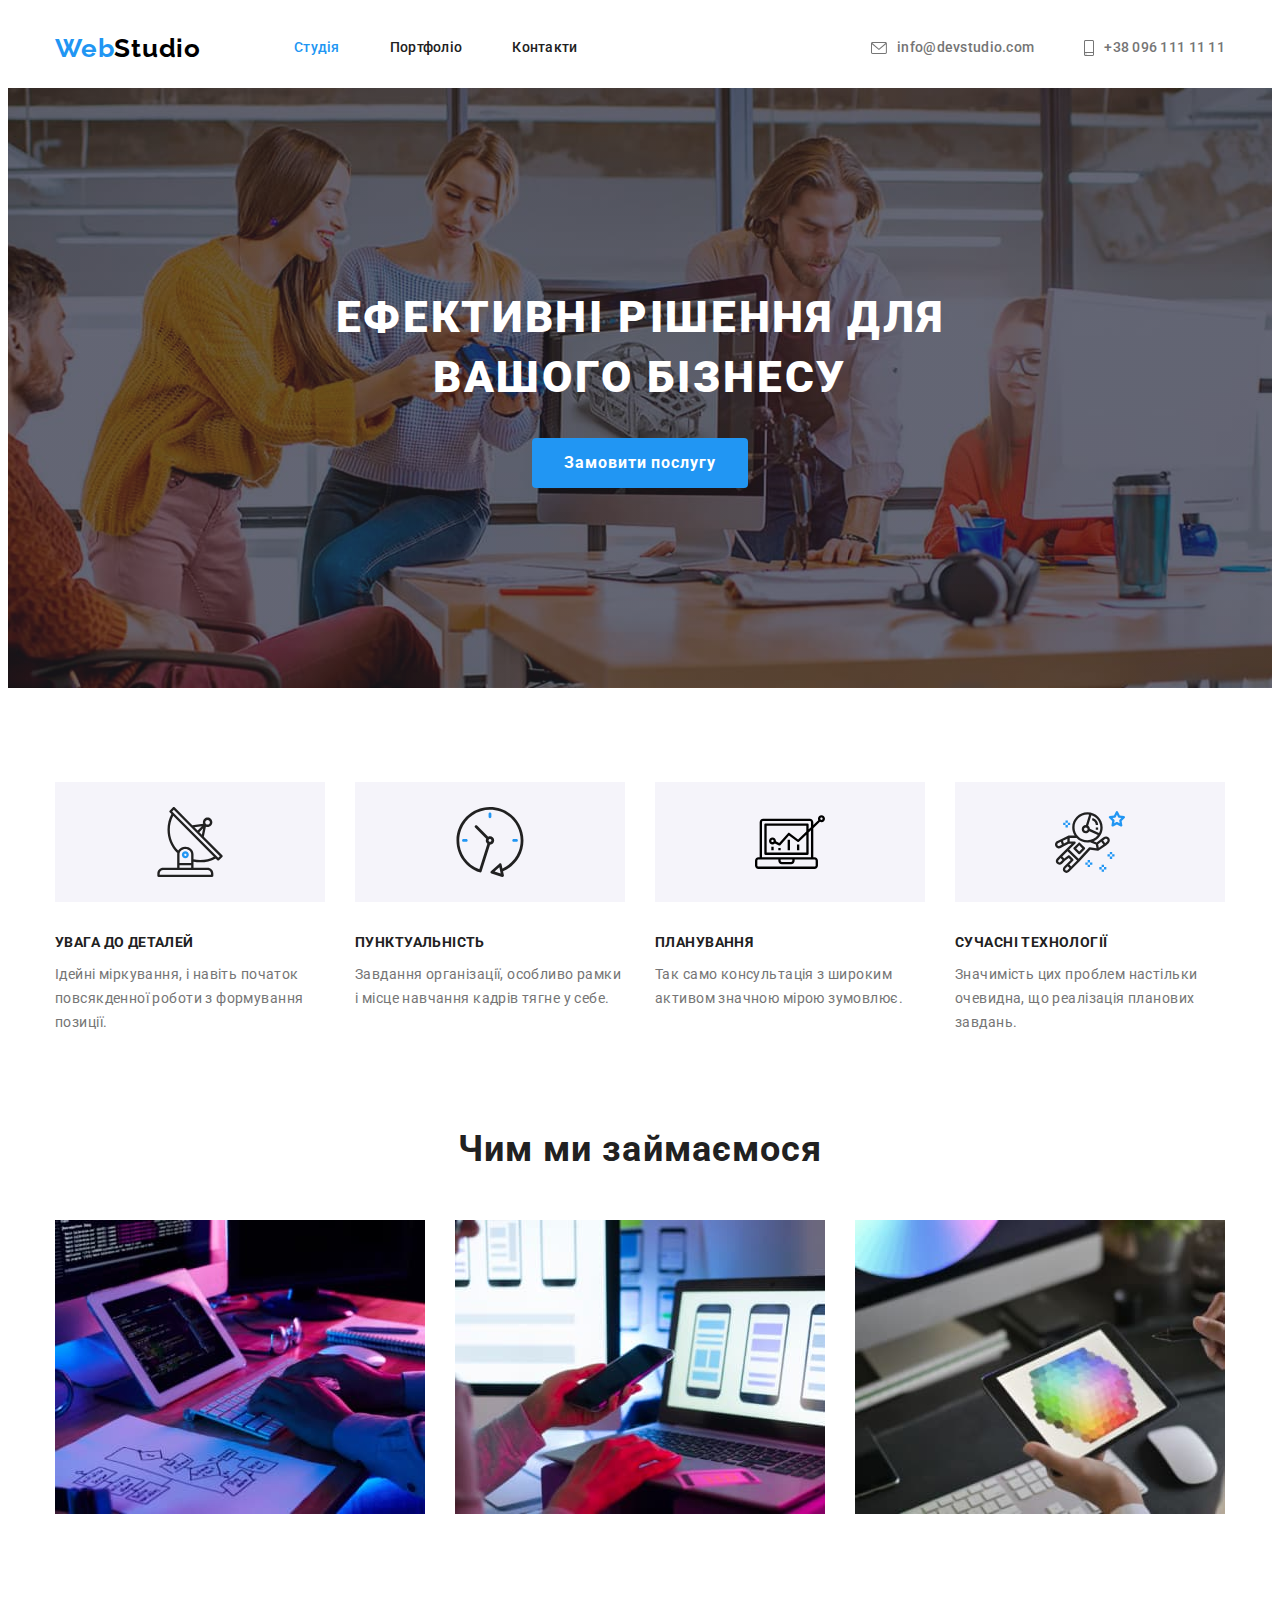
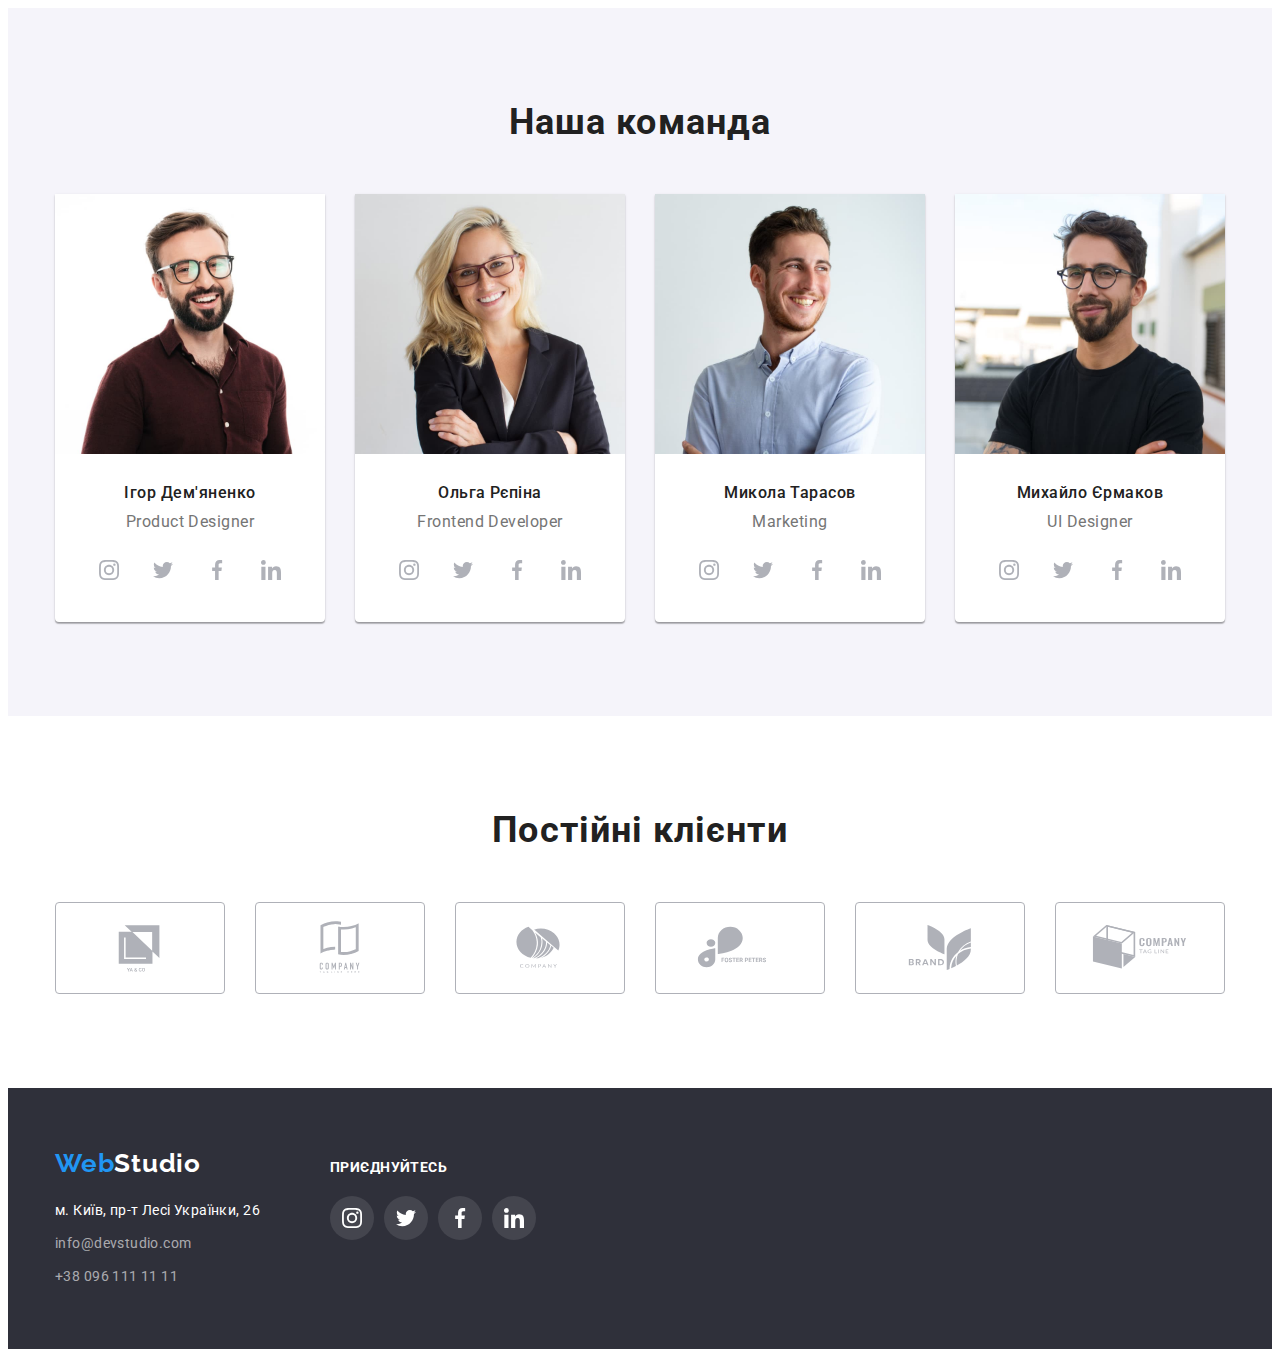
<file: index.html>
<!DOCTYPE html>
<html lang="uk">
  <head>
    <meta charset="UTF-8" />
    <meta http-equiv="X-UA-Compatible" content="IE=edge" />
    <meta name="viewport" content="width=device-width, initial-scale=1.0" />
    <title>Web Studio</title>
    <link rel="stylesheet" href="./css/style.css" />
    <link rel="preconnect" href="https://fonts.googleapis.com" />
    <link rel="preconnect" href="https://fonts.gstatic.com" crossorigin />
    <link
      href="https://fonts.googleapis.com/css2?family=Raleway:wght@700&family=Roboto:wght@400;500;700;900&display=swap"
      rel="stylesheet"
    />
    <link
      rel="stylesheet"
      href="https://cdnjs.cloudflare.com/ajax/libs/modern-normalize/1.1.0/modern-normalize.min.css"
      integrity="sha512-wpPYUAdjBVSE4KJnH1VR1HeZfpl1ub8YT/NKx4PuQ5NmX2tKuGu6U/JRp5y+Y8XG2tV+wKQpNHVUX03MfMFn9Q=="
      crossorigin="anonymous"
      referrerpolicy="no-referrer"
    />
  </head>
  <body>
    <!--шапка сайту -->
    <header class="top">
      <div class="container">
        <a class="top-logo" href="#" lang="en"
          ><span class="logo-color">Web</span>Studio</a
        >
        <nav class="navigation">
          <ul class="nav-site list">
            <li class="navigation-item">
              <a class="link current" href="./index.html">Студія</a>
            </li>
            <li class="navigation-item">
              <a class="link" href="./portfolio.html">Портфоліо</a>
            </li>
            <li class="navigation-item">
              <a class="link" href="#">Контакти</a>
            </li>
          </ul>
        </nav>
        <ul class="nav-contacts list">
          <li class="contacts-item">
            <a class="link-contacts" href="mailto:info@devstudio.com"
              ><svg class="contacts-userpic" width="16" height="12">
                <use href="./images/icons.svg#icon-letter"></use>
              </svg>
              info@devstudio.com
            </a>
          </li>

          <li class="contacts-item">
            <a class="link-contacts" href="tel:+380961111111">
              <svg class="contacts-userpic" width="10" height="16">
                <use href="./images/icons.svg#icon-smartphone"></use>
              </svg>
              +38 096 111 11 11
            </a>
          </li>
        </ul>
      </div>
    </header>
    <main>
      <!-- головне -->
      <section class="hero">
        <div class="container">
          <h1 class="hero-title">
            Ефективні рішення для<br />
            вашого бізнесу
          </h1>
          <button class="hero-button" type="button">Замовити послугу</button>
        </div>
      </section>
      <!-- переваги -->
      <section class="section">
        <div class="container">
          <h2 hidden class="visually-hidden">Переваги</h2>

          <ul class="features-list list">
            <li class="features-item">
              <div class="feature-icons">
                <svg width="70" height="70">
                  <use href="./images/icons.svg#icon-antenna"></use>
                </svg>
              </div>
              <h3 class="features-title">УВАГА ДО ДЕТАЛЕЙ</h3>
              <p class="features-text">
                Ідейні міркування, і навіть початок повсякденної роботи з
                формування позиції.
              </p>
            </li>
            <li class="features-item">
              <div class="feature-icons">
                <svg width="70" height="70">
                  <use href="./images/icons.svg#icon-clock"></use>
                </svg>
              </div>
              <h3 class="features-title">ПУНКТУАЛЬНІСТЬ</h3>
              <p class="features-text">
                Завдання організації, особливо рамки і місце навчання кадрів
                тягне у себе.
              </p>
            </li>
            <li class="features-item">
              <div class="feature-icons">
                <svg width="70" height="70">
                  <use href="./images/icons.svg#icon-diagram"></use>
                </svg>
              </div>
              <h3 class="features-title">ПЛАНУВАННЯ</h3>
              <p class="features-text">
                Так само консультація з широким активом значною мірою зумовлює.
              </p>
            </li>
            <li class="features-item">
              <div class="feature-icons">
                <svg width="70" height="70">
                  <use href="./images/icons.svg#icon-astronaut"></use>
                </svg>
              </div>
              <h3 class="features-title">СУЧАСНІ ТЕХНОЛОГІЇ</h3>
              <p class="features-text">
                Значимість цих проблем настільки очевидна, що реалізація
                планових завдань.
              </p>
            </li>
          </ul>
        </div>
      </section>
      <!-- чим ми займаємось -->
      <section class="section action">
        <div class="container">
          <h2 class="action-title">Чим ми займаємося</h2>
          <ul class="action-list list">
            <li class="action-item">
              <img
                class="action-img"
                src="./images/what_we_do1.jpg"
                alt="людина друкує на клавіатурі"
                width="370"
              />
            </li>
            <li class="action-item">
              <img
                class="action-img"
                src="./images/what_we_do2.jpg"
                alt="людина тримає телефон"
                width="370"
              />
            </li>
            <li class="action-item">
              <img
                class="action-img"
                src="./images/what_we_do3.jpg"
                alt="людина трима планшет"
                width="370"
              />
            </li>
          </ul>
        </div>
      </section>
      <!-- наша команда -->
      <section class="section-team team">
        <div class="container">
          <h2 class="team-title">Наша команда</h2>
          <ul class="team-list list">
            <li class="team-item">
              <img
                class="team-img"
                src="./images/team1.jpg"
                alt="Ігор Дем'яненко"
                width="270"
              />
              <div class="team-wrap">
                <h3 class="team-uptitle">Ігор Дем'яненко</h3>
                <p class="team-text" lang="en">Product Designer</p>
                <ul class="team-list-icon">
                  <li class="team-item-icon">
                    <a class="team-soc-link" href="">
                      <svg class="team-soc-icon" width="20" height="20">
                        <use href="./images/icons.svg#icon-instagram"></use>
                      </svg>
                    </a>
                  </li>
                  <li class="team-item-icon">
                    <a class="team-soc-link" href="">
                      <svg class="team-soc-icon" width="20" height="20">
                        <use href="./images/icons.svg#icon-twitter"></use>
                      </svg>
                    </a>
                  </li>
                  <li class="team-item-icon">
                    <a class="team-soc-link" href="">
                      <svg class="team-soc-icon" width="20" height="20">
                        <use href="./images/icons.svg#icon-facebook"></use>
                      </svg>
                    </a>
                  </li>
                  <li class="team-item-icon">
                    <a class="team-soc-link" href="">
                      <svg class="team-soc-icon" width="20" height="20">
                        <use href="./images/icons.svg#icon-linkedin"></use>
                      </svg>
                    </a>
                  </li>
                </ul>
              </div>
            </li>
            <li class="team-item">
              <img
                class="team-img"
                src="./images/team2.jpg"
                alt="Ольга Рєпіна"
                width="270"
              />
              <div class="team-wrap">
                <h3 class="team-uptitle">Ольга Рєпіна</h3>
                <p class="team-text" lang="en">Frontend Developer</p>
                <ul class="team-list-icon">
                  <li class="team-item-icon">
                    <a class="team-soc-link" href="">
                      <svg class="team-soc-icon" width="20" height="20">
                        <use href="./images/icons.svg#icon-instagram"></use>
                      </svg>
                    </a>
                  </li>
                  <li class="team-item-icon">
                    <a class="team-soc-link" href="">
                      <svg class="team-soc-icon" width="20" height="20">
                        <use href="./images/icons.svg#icon-twitter"></use>
                      </svg>
                    </a>
                  </li>
                  <li class="team-item-icon">
                    <a class="team-soc-link" href="">
                      <svg class="team-soc-icon" width="20" height="20">
                        <use href="./images/icons.svg#icon-facebook"></use>
                      </svg>
                    </a>
                  </li>
                  <li class="team-item-icon">
                    <a class="team-soc-link" href="">
                      <svg class="team-soc-icon" width="20" height="20">
                        <use href="./images/icons.svg#icon-linkedin"></use>
                      </svg>
                    </a>
                  </li>
                </ul>
              </div>
            </li>
            <li class="team-item">
              <img
                class="team-img"
                src="./images/team3.jpg"
                alt="Микола Тарасов"
                width="270"
              />
              <div class="team-wrap">
                <h3 class="team-uptitle">Микола Тарасов</h3>
                <p class="team-text" lang="en">Marketing</p>
                <ul class="team-list-icon">
                  <li class="team-item-icon">
                    <a class="team-soc-link" href="">
                      <svg class="team-soc-icon" width="20" height="20">
                        <use href="./images/icons.svg#icon-instagram"></use>
                      </svg>
                    </a>
                  </li>
                  <li class="team-item-icon">
                    <a class="team-soc-link" href="">
                      <svg class="team-soc-icon" width="20" height="20">
                        <use href="./images/icons.svg#icon-twitter"></use>
                      </svg>
                    </a>
                  </li>
                  <li class="team-item-icon">
                    <a class="team-soc-link" href="">
                      <svg class="team-soc-icon" width="20" height="20">
                        <use href="./images/icons.svg#icon-facebook"></use>
                      </svg>
                    </a>
                  </li>
                  <li class="team-item-icon">
                    <a class="team-soc-link" href="">
                      <svg class="team-soc-icon" width="20" height="20">
                        <use href="./images/icons.svg#icon-linkedin"></use>
                      </svg>
                    </a>
                  </li>
                </ul>
              </div>
            </li>
            <li class="team-item">
              <img
                class="team-img"
                src="./images/team4.jpg"
                alt="Михайло Єрмаков"
                width="270"
              />
              <div class="team-wrap">
                <h3 class="team-uptitle">Михайло Єрмаков</h3>
                <p class="team-text" lang="en">UI Designer</p>
                <ul class="team-list-icon">
                  <li class="team-item-icon">
                    <a class="team-soc-link" href="">
                      <svg class="team-soc-icon" width="20" height="20">
                        <use href="./images/icons.svg#icon-instagram"></use>
                      </svg>
                    </a>
                  </li>
                  <li class="team-item-icon">
                    <a class="team-soc-link" href="">
                      <svg class="team-soc-icon" width="20" height="20">
                        <use href="./images/icons.svg#icon-twitter"></use>
                      </svg>
                    </a>
                  </li>
                  <li class="team-item-icon">
                    <a class="team-soc-link" href="">
                      <svg class="team-soc-icon" width="20" height="20">
                        <use href="./images/icons.svg#icon-facebook"></use>
                      </svg>
                    </a>
                  </li>
                  <li class="team-item-icon">
                    <a class="team-soc-link" href="">
                      <svg class="team-soc-icon" width="20" height="20">
                        <use href="./images/icons.svg#icon-linkedin"></use>
                      </svg>
                    </a>
                  </li>
                </ul>
              </div>
            </li>
          </ul>
        </div>
      </section>
      <!-- наші клієнти -->
      <section class="section">
        <div class="container">
          <h2 class="client-title">Постійні клієнти</h2>
          <ul class="client-list">
            <li class="client-item">
              <a class="client-link" href="">
                <svg class="client-icon" width="106" height="60">
                  <use href="./images/icons.svg#icon-Logo1"></use>
                </svg>
              </a>
            </li>
            <li class="client-item">
              <a class="client-link" href="">
                <svg class="client-icon" width="106" height="60">
                  <use href="./images/icons.svg#icon-Logo2"></use>
                </svg>
              </a>
            </li>
            <li class="client-item">
              <a class="client-link" href="">
                <svg class="client-icon" width="106" height="60">
                  <use href="./images/icons.svg#icon-Logo3"></use>
                </svg>
              </a>
            </li>
            <li class="client-item">
              <a class="client-link" href="">
                <svg class="client-icon" width="106" height="60">
                  <use href="./images/icons.svg#icon-Logo4"></use>
                </svg>
              </a>
            </li>
            <li class="client-item">
              <a class="client-link" href="">
                <svg class="client-icon" width="106" height="60">
                  <use href="./images/icons.svg#icon-Logo5"></use>
                </svg>
              </a>
            </li>
            <li class="client-item">
              <a class="client-link" href="">
                <svg class="client-icon" width="106" height="60">
                  <use href="./images/icons.svg#icon-Logo6"></use>
                </svg>
              </a>
            </li>
          </ul>
        </div>
      </section>
    </main>
    <!-- підвал сайту -->
    <footer class="footer">
      <div class="container footer-wrap">
        <div class="address-content">
          <a class="footer-logo" href="#" lang="en"
            ><span class="logo-color">Web</span>Studio</a
          >
          <address class="address">
            <ul class="list">
              <li class="address-list">
                <a
                  class="address-map"
                  href="https://goo.gl/maps/hzjMdgmoTVDKXvQg8"
                  target="_blank"
                  rel="noopener noreferrer"
                  >м. Київ, пр-т Лесі Українки, 26</a
                >
              </li>
              <li class="address-list">
                <a class="footer-contacts link" href="mailto:info@devstudio.com"
                  >info@devstudio.com</a
                >
              </li>
              <li class="address-list">
                <a class="footer-contacts link" href="tel:+380961111111">
                  +38 096 111 11 11
                </a>
              </li>
            </ul>
          </address>
        </div>
        <div class="soc-content">
          <p class="footer-soc-title">приєднуйтесь</p>
          <ul class="footer-soc-list">
            <li class="footer-soc-item">
              <a class="footer-soc-link" href="">
                <svg class="footer-soc-icon" width="20" height="20">
                  <use href="./images/icons.svg#icon-instagram"></use>
                </svg>
              </a>
            </li>
            <li class="footer-soc-item">
              <a class="footer-soc-link" href="">
                <svg class="footer-soc-icon" width="20" height="20">
                  <use href="./images/icons.svg#icon-twitter"></use>
                </svg>
              </a>
            </li>
            <li class="footer-soc-item">
              <a class="footer-soc-link" href="">
                <svg class="footer-soc-icon" width="20" height="20">
                  <use href="./images/icons.svg#icon-facebook"></use>
                </svg>
              </a>
            </li>
            <li class="footer-soc-item">
              <a class="footer-soc-link" href="">
                <svg class="footer-soc-icon" width="20" height="20">
                  <use href="./images/icons.svg#icon-linkedin"></use>
                </svg>
              </a>
            </li>
          </ul>
        </div>
      </div>
    </footer>
  </body>
</html>
</file>
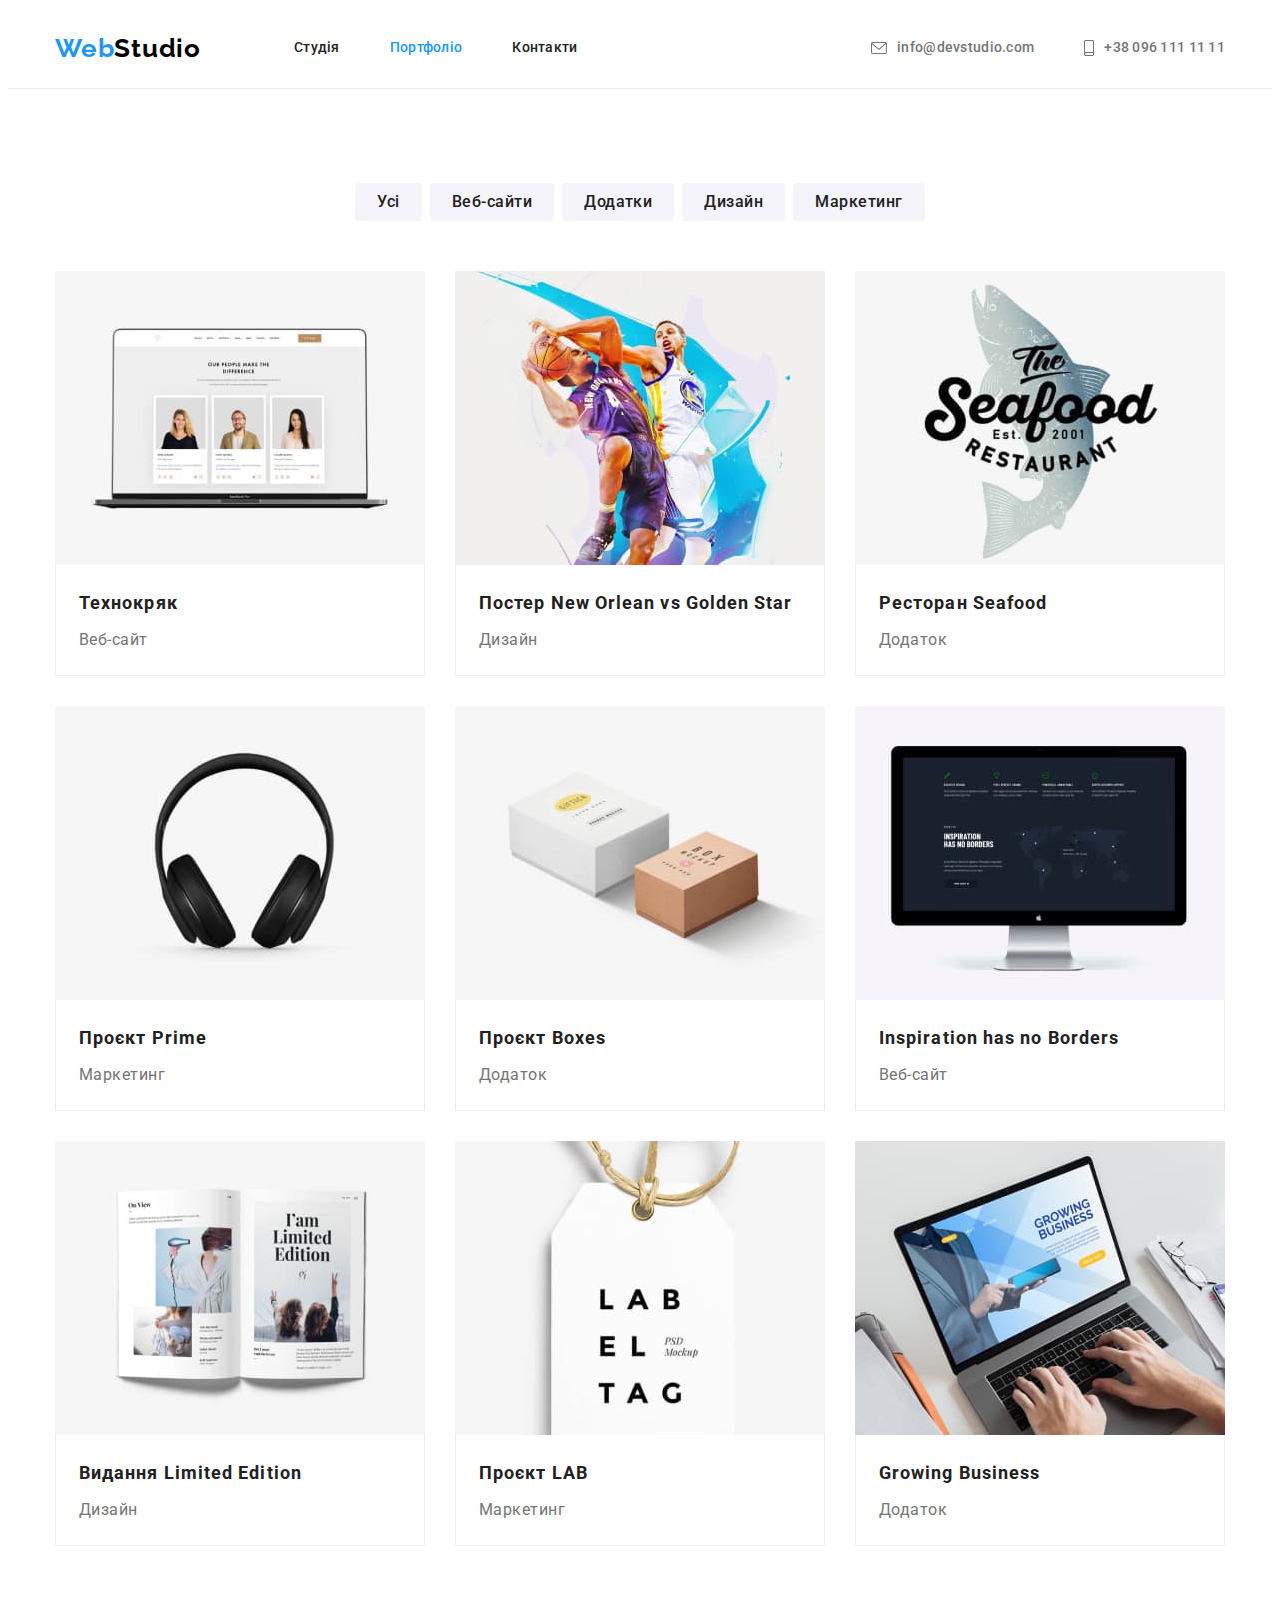
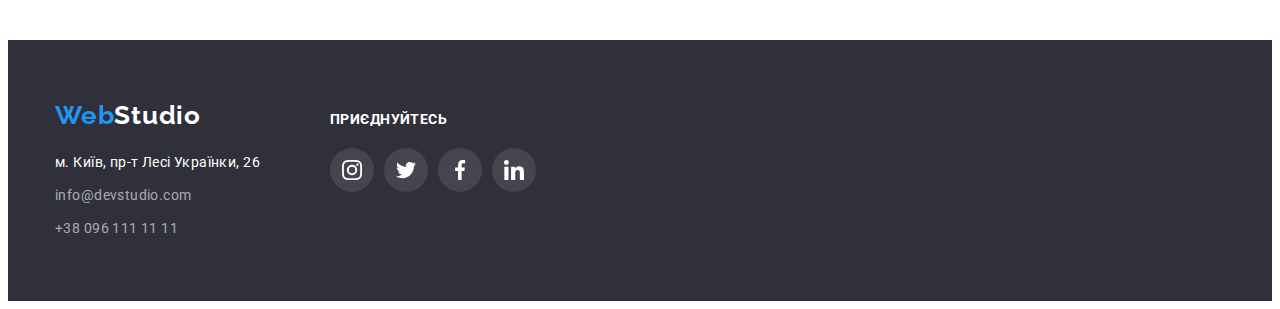
<file: portfolio.html>
<!DOCTYPE html>
<html lang="en">
  <head>
    <meta charset="UTF-8" />
    <meta http-equiv="X-UA-Compatible" content="IE=edge" />
    <meta name="viewport" content="width=device-width, initial-scale=1.0" />
    <title>Portfolio</title>
    <link rel="stylesheet" href="./css/style.css" />
    <link rel="preconnect" href="https://fonts.googleapis.com" />
    <link rel="preconnect" href="https://fonts.gstatic.com" crossorigin />
    <link
      href="https://fonts.googleapis.com/css2?family=Raleway:wght@700&family=Roboto:wght@400;500;700;900&display=swap"
      rel="stylesheet"
    />
    <link
      rel="stylesheet"
      href="https://cdnjs.cloudflare.com/ajax/libs/modern-normalize/1.1.0/modern-normalize.min.css"
      integrity="sha512-wpPYUAdjBVSE4KJnH1VR1HeZfpl1ub8YT/NKx4PuQ5NmX2tKuGu6U/JRp5y+Y8XG2tV+wKQpNHVUX03MfMFn9Q=="
      crossorigin="anonymous"
      referrerpolicy="no-referrer"
    />
  </head>
  <body>
    <header class="top top-border">
      <div class="container">
        <a class="top-logo" href="#" lang="en"
          ><span class="logo-color">Web</span>Studio</a
        >
        <nav class="navigation">
          <ul class="nav-site list">
            <li class="navigation-item">
              <a class="link" href="./index.html">Студія</a>
            </li>
            <li class="navigation-item">
              <a class="link current" href="./portfolio.html">Портфоліо</a>
            </li>
            <li class="navigation-item">
              <a class="link" href="#">Контакти</a>
            </li>
          </ul>
        </nav>
        <ul class="nav-contacts list">
          <li class="contacts-item">
            <a class="link-contacts" href="mailto:info@devstudio.com"
              ><svg class="contacts-userpic" width="16" height="12">
                <use href="./images/icons.svg#icon-letter"></use>
              </svg>
              info@devstudio.com
            </a>
          </li>

          <li class="contacts-item">
            <a class="link-contacts" href="tel:+380961111111">
              <svg class="contacts-userpic" width="10" height="16">
                <use href="./images/icons.svg#icon-smartphone"></use>
              </svg>
              +38 096 111 11 11
            </a>
          </li>
        </ul>
      </div>
    </header>
    <main>
      <!-- Фільтр портфоліо -->

      <section class="section">
        <div class="container">
          <h1 hidden class="visually-hidden">Портфоліо</h1>
          <ul class="filter-list list">
            <li class="filter-item">
              <button class="filter-btn" type="button">Усі</button>
            </li>
            <li>
              <button class="filter-btn" type="button">Веб-сайти</button>
            </li>
            <li><button class="filter-btn" type="button">Додатки</button></li>
            <li><button class="filter-btn" type="button">Дизайн</button></li>
            <li>
              <button class="filter-btn" type="button">Маркетинг</button>
            </li>
          </ul>
          <!-- Портфоліо -->
          <ul class="portfolio-list list">
            <li class="portfolio-item">
              <a class="portfolio-link" href="#">
                <img
                  src="./images/project_1.jpg"
                  alt="ноутбук з відкритим сайтом"
                  width="370"
                />
                <div class="border-wrap">
                  <h2 class="portfolio-title">Технокряк</h2>
                  <p class="portfolio-text">Веб-сайт</p>
                </div>
              </a>
            </li>
            <li class="portfolio-item">
              <a class="portfolio-link" href="#"
                ><img
                  src="./images/project_2.jpg"
                  alt="два баскетболісти і м'яч"
                  width="370"
                />
                <div class="border-wrap">
                  <h2 class="portfolio-title">
                    Постер New Orlean vs Golden Star
                  </h2>
                  <p class="portfolio-text">Дизайн</p>
                </div>
              </a>
            </li>
            <li class="portfolio-item">
              <a class="portfolio-link" href="#">
                <img
                  src="./images/project_3.jpg"
                  alt="назва ресторану"
                  width="370"
                />
                <div class="border-wrap">
                  <h2 class="portfolio-title">Ресторан Seafood</h2>
                  <p class="portfolio-text">Додаток</p>
                </div>
              </a>
            </li>
            <li class="portfolio-item">
              <a class="portfolio-link" href="#">
                <img src="./images/project_4.jpg" alt="навушники" width="370" />
                <div class="border-wrap">
                  <h2 class="portfolio-title">Проєкт Prime</h2>
                  <p class="portfolio-text">Маркетинг</p>
                </div>
              </a>
            </li>
            <li class="portfolio-item">
              <a class="portfolio-link" href="#">
                <img
                  src="./images/project_5.jpg"
                  alt="дві картонні коробки"
                  width="370"
                />
                <div class="border-wrap">
                  <h2 class="portfolio-title">Проєкт Boxes</h2>
                  <p class="portfolio-text">Додаток</p>
                </div>
              </a>
            </li>
            <li class="portfolio-item">
              <a class="portfolio-link" href="#">
                <img src="./images/project_6.jpg" alt="монітор" width="370" />
                <div class="border-wrap">
                  <h2 class="portfolio-title">Inspiration has no Borders</h2>
                  <p class="portfolio-text">Веб-сайт</p>
                </div>
              </a>
            </li>
            <li class="portfolio-item">
              <a class="portfolio-link" href="#">
                <img
                  src="./images/project_7.jpg"
                  alt="розгорнутий журнал"
                  width="370"
                />
                <div class="border-wrap">
                  <h2 class="portfolio-title">Видання Limited Edition</h2>
                  <p class="portfolio-text">Дизайн</p>
                </div>
              </a>
            </li>
            <li class="portfolio-item">
              <a class="portfolio-link" href="#">
                <img src="./images/project_8.jpg" alt="етикетка" width="370" />
                <div class="border-wrap">
                  <h2 class="portfolio-title">Проєкт LAB</h2>
                  <p class="portfolio-text">Маркетинг</p>
                </div>
              </a>
            </li>
            <li class="portfolio-item">
              <a class="portfolio-link" href="#">
                <img
                  src="./images/project_9.jpg"
                  alt="людина друкує на клавіатурі ноутбука"
                  width="370"
                />
                <div class="border-wrap">
                  <h2 class="portfolio-title">Growing Business</h2>
                  <p class="portfolio-text">Додаток</p>
                </div>
              </a>
            </li>
          </ul>
        </div>
      </section>
    </main>
    <!-- Підвал сторінки -->
    <footer class="footer">
      <div class="container footer-wrap">
        <div class="address-content">
          <a class="footer-logo" href="#" lang="en"
            ><span class="logo-color">Web</span>Studio</a
          >
          <address class="address">
            <ul class="list">
              <li class="address-list">
                <a
                  class="address-map"
                  href="https://goo.gl/maps/hzjMdgmoTVDKXvQg8"
                  target="_blank"
                  rel="noopener noreferrer"
                  >м. Київ, пр-т Лесі Українки, 26</a
                >
              </li>
              <li class="address-list">
                <a class="footer-contacts link" href="mailto:info@devstudio.com"
                  >info@devstudio.com</a
                >
              </li>
              <li class="address-list">
                <a class="footer-contacts link" href="tel:+380961111111"
                  >+38 096 111 11 11</a
                >
              </li>
            </ul>
          </address>
        </div>
        <div class="soc-content">
          <p class="footer-soc-title">приєднуйтесь</p>
          <ul class="footer-soc-list">
            <li class="footer-soc-item">
              <a class="footer-soc-link" href="">
                <svg class="footer-soc-icon" width="20" height="20">
                  <use href="./images/icons.svg#icon-instagram"></use>
                </svg>
              </a>
            </li>
            <li class="footer-soc-item">
              <a class="footer-soc-link" href="">
                <svg class="footer-soc-icon" width="20" height="20">
                  <use href="./images/icons.svg#icon-twitter"></use>
                </svg>
              </a>
            </li>
            <li class="footer-soc-item">
              <a class="footer-soc-link" href="">
                <svg class="footer-soc-icon" width="20" height="20">
                  <use href="./images/icons.svg#icon-facebook"></use>
                </svg>
              </a>
            </li>
            <li class="footer-soc-item">
              <a class="footer-soc-link" href="">
                <svg class="footer-soc-icon" width="20" height="20">
                  <use href="./images/icons.svg#icon-linkedin"></use>
                </svg>
              </a>
            </li>
          </ul>
        </div>
      </div>
    </footer>
  </body>
</html>
</file>
<file: css/style.css>
body {
    background-color: var(--white-color);
    font-family:  'Roboto', sans-serif;
}
h1, 
h2, 
h3, 
h4, 
h5, 
h6,
p {
   margin: 0;
}
ul {
   margin: 0;
   padding-left: 0;
}
li {
   list-style: none;
}
img {
   display: block;
   max-width: 100%;
   height: auto;
}
a {
   text-decoration: none;
}
*,
*::before,
*::after {
   box-sizing: border-box;
}
 :root {
    --title-color: #212121;
    --accent-color: #2196F3;
    --text-color: #757575;
    --white-color: #FFFFFF;
    --black-color: #000000;
    --section-background-color: #F5F4FA;
    --btn-background-color: #F5F4FA;
    --hero-footer-background:#2F303A;
    --border-line-portfolio: #EEEEEE;
   
 }
/* HEADER*/
.container {
   width: 1200px;
   margin: 0 auto;
   padding-left: 15px;
   padding-right: 15px;
   outline: none;
}

.top > .container {
   display: flex;
   align-items: center;
   
 }
 .container > .top-logo {
    font-family: 'Raleway', sans-serif;
    color: var(--black-color);
    font-weight: 700;
    font-size: 26px;
    line-height: 1.19;
    letter-spacing: 0.03em;
    text-decoration: none;
    margin-right: 93px;    
 }

 .logo-color {
     color: var(--accent-color);
     font-family: 'Raleway', sans-serif;
 }
 /* navigation */
 .nav-site {
   display: flex;
 } 
 .nav-site .navigation-item:not(:last-child),
 .nav-contacts .contacts-item:not(:last-child) {
   margin-right: 50px;
 }
 .nav-contacts {
   display: flex;
   margin-left: auto;
 }
 .navigation-item > .link,
 .link-contacts {
   display: block;
   padding-top: 32px;
   padding-bottom: 32px;
 }
  .link {
     color: var(--title-color);
     font-weight: 500;
     font-size: 14px;
     line-height: 1.14;
     letter-spacing: 0.02em;
     text-decoration: none;
  }
.link:hover,
.link:focus {
    color: var(--accent-color);
    cursor: pointer;
}
.link-contacts {
    color: var(--text-color);
    font-weight: 500;
    font-size: 14px;
    line-height: 1.14;
    letter-spacing: 0.02em;
}
.link-contacts:hover,
.link-contacts:focus {
   color: var(--accent-color);
   cursor: pointer;
}
 .list {
    list-style: none;
    text-decoration: none;
 }
  .link-contacts {
   display: flex;
   align-items: center;
   gap: 10px;
   color: var(--text-color);
  }
  .contacts-userpic {
   fill: currentColor;
  }
.link-contacts:hover {
   color: var(--accent-color);
   cursor: pointer;
}

 
 .nav-site .current {
    color: var(--accent-color)
 }
 /* HERO */
 section.hero {
    background-color: var(--hero-footer-background);
   background-image: linear-gradient(rgba(47, 48, 58, 0.4),
            rgba(47, 48, 58, 0.4)),
         url(../images/bcg-img.jpg);
    background-repeat: no-repeat;
    background-position: center;
    margin: 0 auto;
    max-width: 1600px;
 }
 .hero {
   padding-top: 200px;
   padding-bottom: 200px; 
 }
 .hero-title {
    text-align: center;
    font-weight: 900;
    font-size: 44px;
    line-height: 1.36;
    letter-spacing: 0.06em;
    text-transform: uppercase;
    color: var(--white-color);
    margin-bottom: 30px;
   
 }
 .hero-button {
    display: block;
    margin: 0 auto;
    font-family: 'Roboto', sans-serif;
    font-weight: 700;
    font-size: 16px;
    line-height: 1.88;
    letter-spacing: 0.06em;
    color: var(--white-color);
    background-color: var(--accent-color);
    border: none;
    cursor: pointer;
    border-radius: 4px;
    padding: 10px 32px;
    
 }
 /* FEATURES */
.section {
   padding-top: 94px;
   padding-bottom: 94px;
 }
 .visually-hidden {
   position: absolute;
   width: 1px;
   height: 1px;
   margin: -1px;
   border: 0;
   padding: 0;
   white-space: nowrap;
   clip-path: inset(100%);
   clip: rect(0 0 0 0);
   overflow: hidden;
 }
 .features-group-list {
   display: flex;
   justify-content: space-between;
   gap: 30px;
   margin-bottom: 30px;
 }
 
 .feature-icons {
   display: flex;
   align-items: center;
   justify-content: center;
   width: 270px;
   height: 120px;
   background-color: var(--btn-background-color);
  margin-bottom: 30px;
 }
 .features-list {
   display: flex;
   gap: 30px;
 }

 .features-title {
    font-weight: 700;
    font-size: 14px;
    line-height: 1.5;
    letter-spacing: 0.03em;
    text-transform: uppercase;
    color: var(--title-color);
    margin-bottom: 10px;
 }
 .features-text {
    font-weight: 400;
    font-size: 14px;
    line-height: 1.71;
    letter-spacing: 0.03em;
    color: var(--text-color);
 }
 /* WHAT WE DO */
 .action {
padding-top: 0;
 }
 .action-title {
   text-align: center;
    font-weight: 700;
    font-size: 36px;
    line-height: 1.16;
    letter-spacing: 0.03em;
    color: var(--title-color);
    margin-bottom: 50px;
 }
 .action-list {
   display: flex;
   gap: 30px;
 }
 
 /* OUR TEAM */
 .section-team {
   padding-top: 94px;
   padding-bottom: 94px;
 }
 .team {
    background-color: var(--section-background-color);
 }
 .team-list {
   display: flex;
   gap: 30px;

 }
 .team-item {
    background-color: var(--white-color);
    box-shadow: 0px 1px 3px rgba(0, 0, 0, 0.12), 0px 1px 1px rgba(0, 0, 0, 0.14), 0px 2px 1px rgba(0, 0, 0, 0.2);
    border-radius: 0px 0px 4px 4px;
 }
 .team-title {
    font-weight: 700;
    font-size: 36px;
    line-height: 1.16;
    letter-spacing: 0.03em;
    color: var(--title-color);
    padding-bottom: 50px;
    text-align: center;
 }
 .team-uptitle {
   display: block;
   text-align: center;
    font-weight: 500;
    font-size: 16px;
    line-height: 1.18;
    letter-spacing: 0.03em;
    color: var(--title-color);
    margin-bottom: 10px;
 }
 .team-text {
   display: block;
   text-align: center;
    font-weight: 400;
    font-size: 16px;
    line-height: 1.18;
    letter-spacing: 0.03em;
    color: var(--text-color);
    margin-bottom: 16px;
   
 }
 .team-wrap {
   padding: 30px 0;
 }
 .team-list-icon {
   display: flex; 
   justify-content: center;
   gap: 10px;
   
 }
 .team-item-icon {
   display: inline-block;
   width: 44px;
   height: 44px;
   background-size: contain;
   
   
 } 

 .team-soc-link:hover,
 .team-soc-link:focus {
   background-color: var(--accent-color);
   color: var(--white-color);
   cursor: pointer;
 }
 .team-soc-link {
   display: flex;
   align-items: center;
   justify-content: center;
   width: 100%;
   height: 100%;
   color: #AFB1B8;
   border-radius: 50%;
 }

 .team-soc-icon {
   fill: currentColor;
 }
 /* CLIENTS */
 .client-title {
   font-weight: 700;
   font-size: 36px;
   line-height: 1.16;
   letter-spacing: 0.03em;
   color: var(--title-color);
   padding-bottom: 50px;
   text-align: center;
 }
 .client-list {
   display: flex;
   gap: 30px;
   justify-content: center;
   
 }
 .client-item {
   width: 170px;
   height: 92px;
   border-radius: 4px;
 }

 .client-link {
   display: flex;
   justify-content: center;
   align-items: center;
   border: 1px solid #AFB1B8;
   color: #AFB1B8;
   border-radius: 4px;
   width: 100%;
   height: 100%;
 }
 .client-icon {
   fill:currentColor;
 }

 .client-link:hover,
 .client-link:focus {
    border-color: var(--accent-color);
    color: var(--accent-color);
 }

 .client-icon:hover {
    fill: var(--accent-color);  
      
 }
 .client-icon:hover {
   fill: var(--accent-color);
 }

 /* FOOTER */
 .footer {
    background-color: var(--hero-footer-background);
 }
 .footer > .container {
   padding-top: 60px;
   padding-bottom: 60px;
   margin: 0 auto;
 }
 .footer-logo {
   display: block;
   margin-bottom: 20px;
 }
 .footer-logo {
   font-family: 'Raleway', sans-serif;
   color: var(--white-color);
   font-weight: 700;
   font-size: 26px;
   line-height: 1.2;
   letter-spacing: 0.03em;
   text-decoration: none;
 }
.address-list > a {
    text-decoration: none;
    font-weight: 400;
    font-style: normal;
    font-size: 14px;
    line-height: 1.71;
    letter-spacing: 0.03em;
    
}
.address-list:not(:last-child)
 {
   display: block;
   margin-bottom: 9px;
}
.address-map {
    color: var(--white-color);
}

.footer-contacts {
   color: rgba(255, 255, 255, 0.6);
}
.footer-wrap {
   display: flex;
   align-items: baseline;
}
.footer-soc-title {
   display: block;
   font-weight: 700;
   font-size: 14px;
   line-height: 1.14;
   letter-spacing: 0.03em;
   text-transform: uppercase;
   color: var(--white-color);
   margin-bottom: 20px;
  
}
.footer-soc-list {
   display: flex;
   justify-content: center;
   gap: 10px;
}
.footer-soc-item {
   width: 44px;
   height: 44px;
  

}
.footer-soc-link:hover,
.footer-soc-link:focus {
   background: var(--accent-color);
}
.footer-soc-link {
  
   display: flex;
      align-items: center;
      justify-content: center;
      width: 100%;
      height: 100%;
      background: rgba(255, 255, 255, 0.1);
      color: var(--white-color);
      border-radius: 50%;
}
.footer-soc-icon {
   color: currentColor;
}
.footer-soc-icon {
   fill: var(--white-color);
}
.address-content {
   margin-right: 70px;
}

/* PORTFOLIO */

.filter-list {
   display: flex;
   gap: 8px;
   justify-content: center;
   margin-bottom: 50px;
}
 .top-border {
    border-bottom: 1px solid #ECECEC;
 }
.filter-btn {
    font-family: 'Roboto', sans-serif;
    font-weight: 500;
    font-size: 16px;
    line-height: 1.62;
    letter-spacing: 0.03em;
    border: none;
    color: var(--title-color);
    background-color: var(--btn-background-color);
    border-radius: 4px;
    cursor: pointer;
    padding: 6px 22px;
}
.filter-btn:hover,
.filter-btn:focus {
    background-color: var(--accent-color);
    color: var(--white-color);
   box-shadow: 0px 3px 1px rgba(0, 0, 0, 0.1), 0px 1px 2px rgba(0, 0, 0, 0.08), 0px 2px 2px rgba(0, 0, 0, 0.12);

}
.portfolio-item:hover,
.portfolio-item:focus {
   box-shadow: 0px 1px 1px rgba(0, 0, 0, 0.12), 0px 4px 4px rgba(0, 0, 0, 0.06), 1px 4px 6px rgba(0, 0, 0, 0.16);
}
.portfolio-list {
   display: flex;
   flex-wrap: wrap;
   gap: 30px;
   justify-content: center;
   
}
.portfolio-title {
    font-weight: 700;
    font-size: 18px;
    line-height: 2.0;
    letter-spacing: 0.06em;
    color: var(--title-color);
    margin-bottom: 4px;
    
}
.portfolio-text {
    font-weight: 400;
    font-size: 16px;
    line-height: 1.88;
    letter-spacing: 0.03em;
    color: var(--text-color);
   
}
.portfolio-item {
    background-color: var(--white-color);
   flex-basis: calc((100% - 60px) / 3);
}
.portfolio-link {
    text-decoration: none;
}
.border-wrap {
   border-right: 1px solid var(--border-line-portfolio);
   border-bottom: 1px solid var(--border-line-portfolio);
   border-left: 1px solid var(--border-line-portfolio);
   padding: 20px 0 20px 23px;
  

}
</file>
